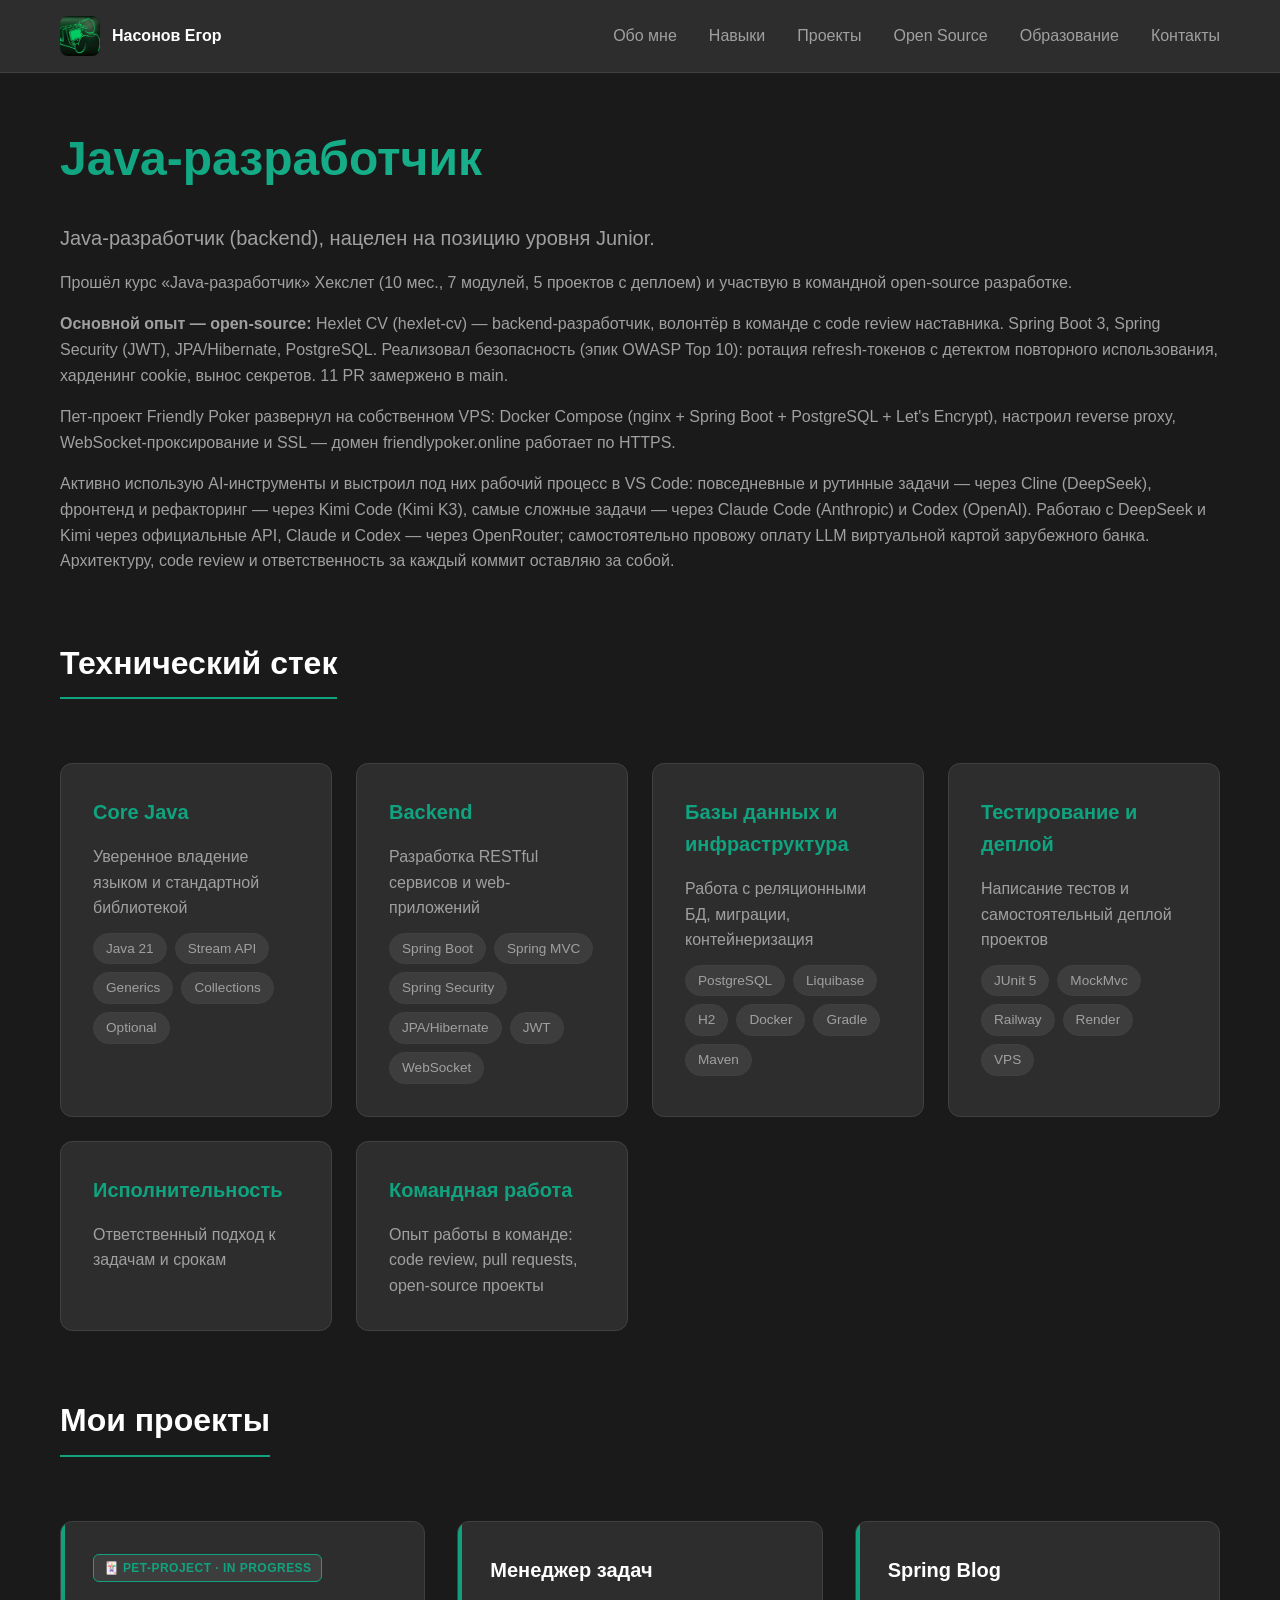
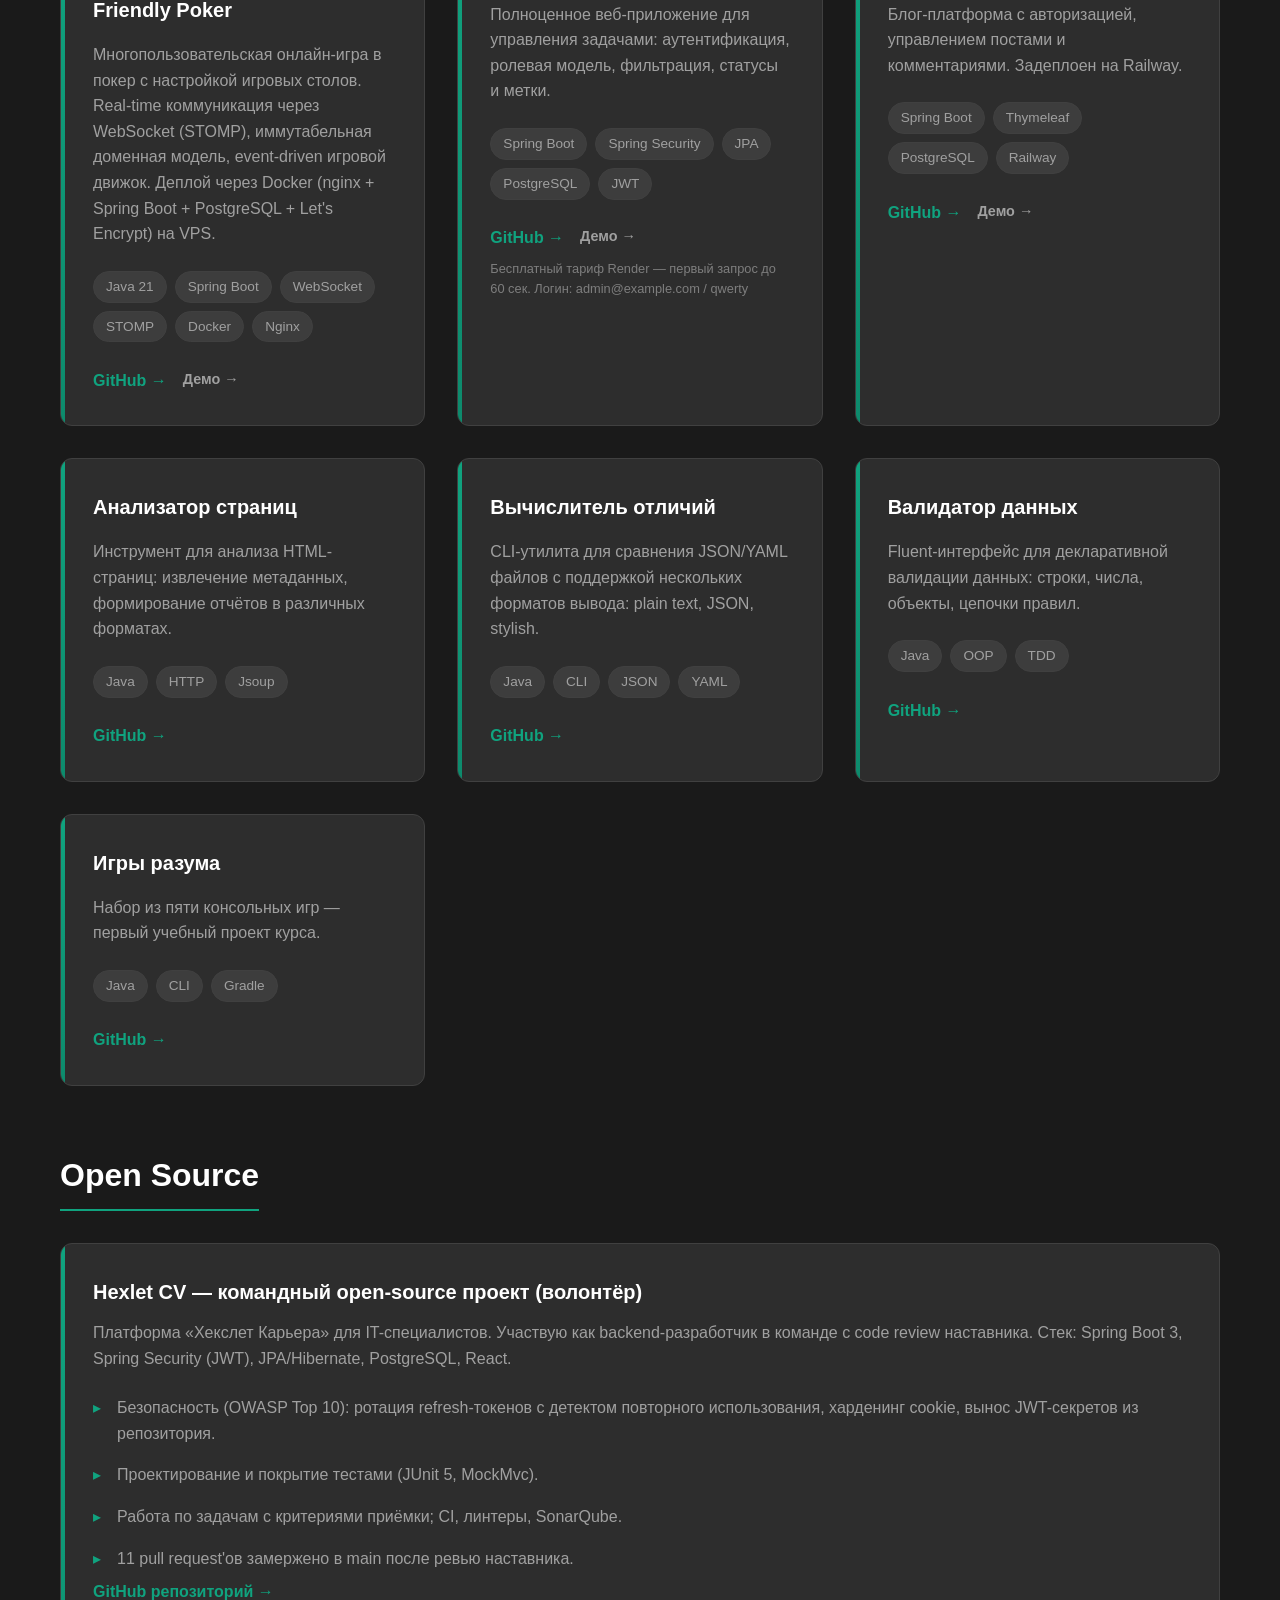
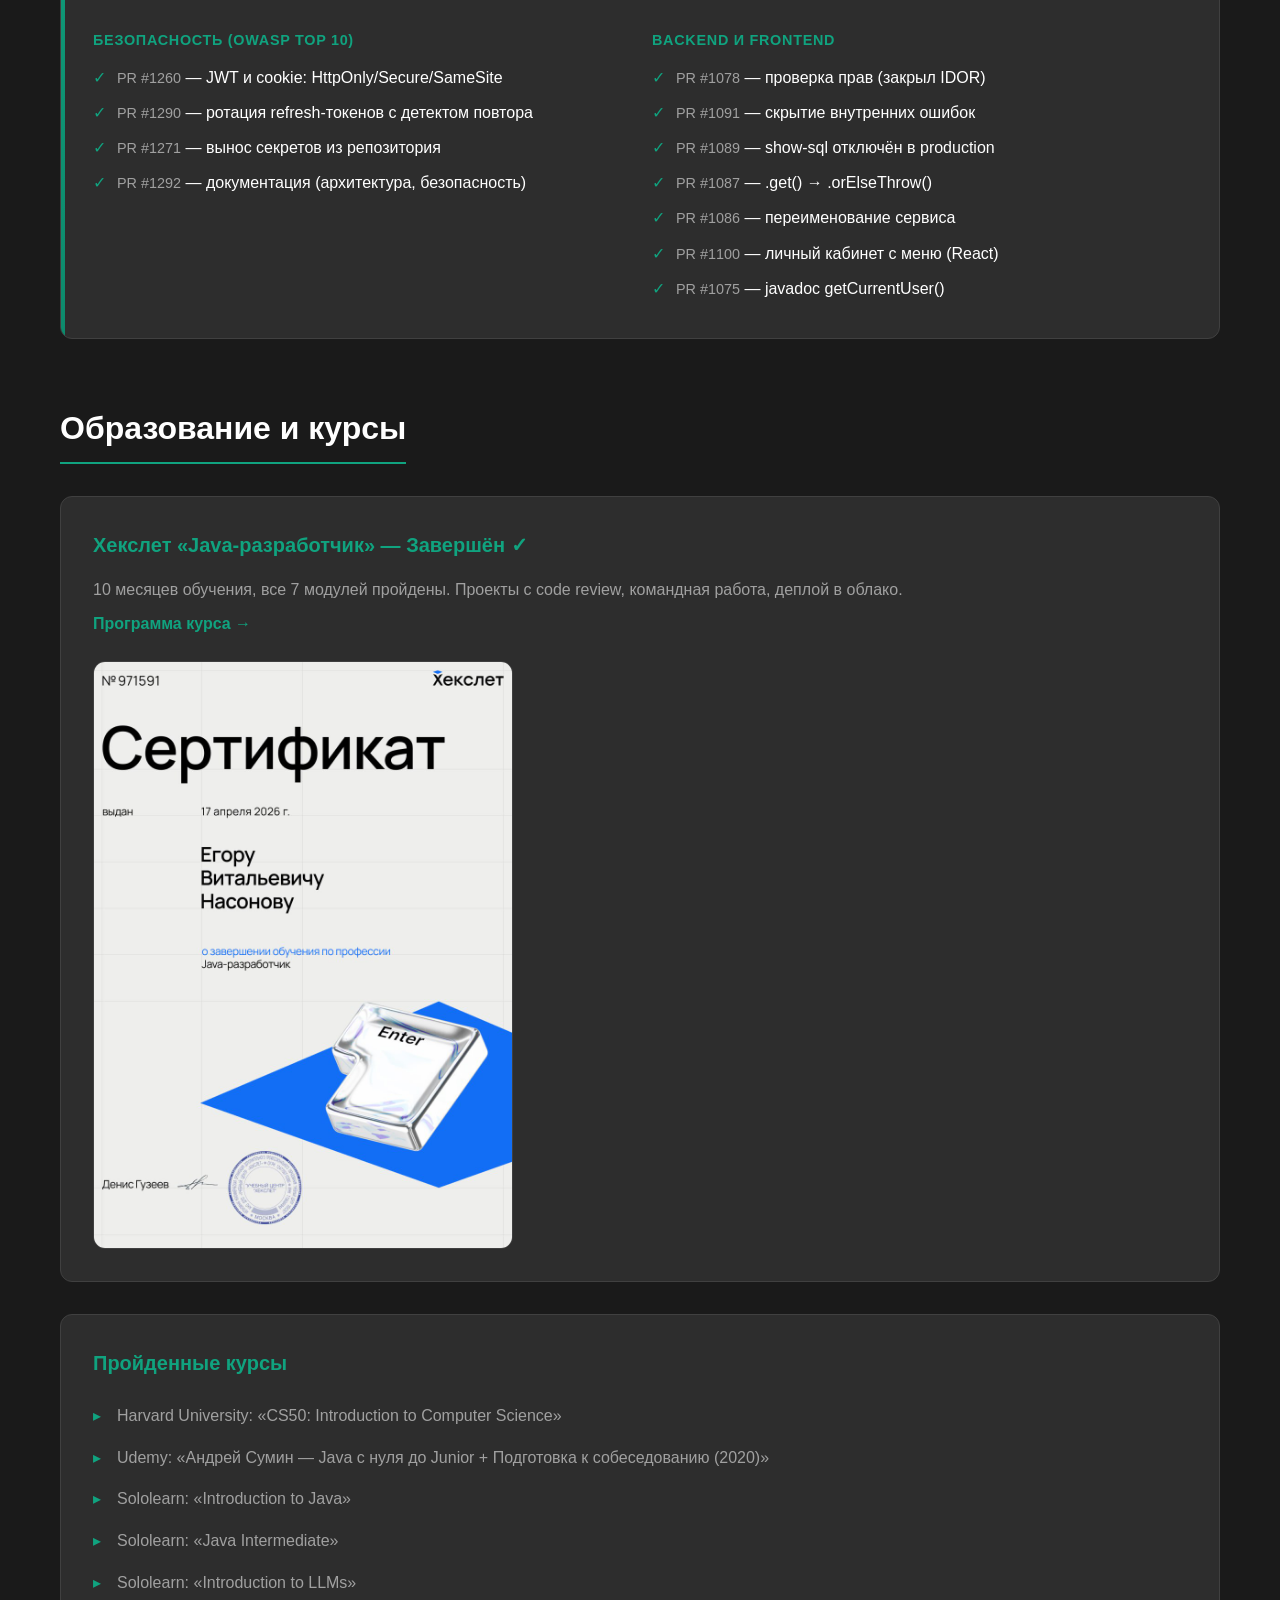
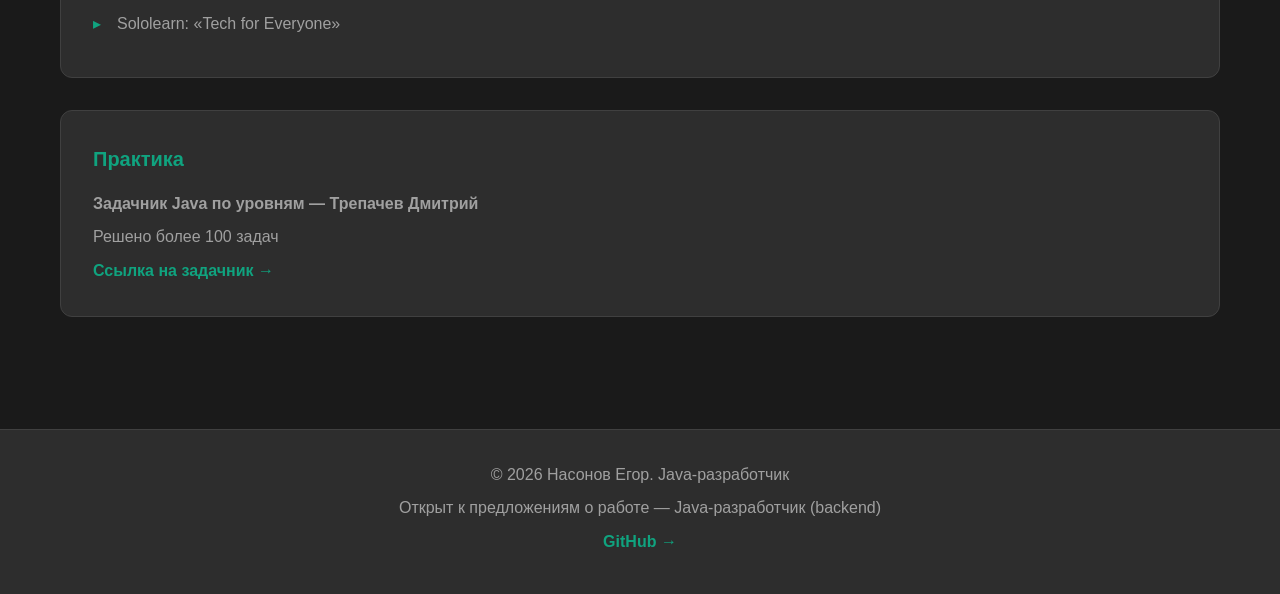
<file: index.html>
<!DOCTYPE html>
<html lang="ru">
<head>
    <meta charset="UTF-8">
    <meta name="viewport" content="width=device-width, initial-scale=1.0">
    <title>Java-разработчик | Насонов Егор</title>
    <link rel="stylesheet" href="main.css">
    <style>
        /* Дополнительные стили для новых секций */

        .tech-stack {
            display: flex;
            flex-wrap: wrap;
            gap: 0.5rem;
            margin-top: 0.75rem;
        }

        .tech-tag {
            background-color: var(--bg-tertiary);
            color: var(--text-secondary);
            padding: 0.25rem 0.75rem;
            border-radius: 20px;
            font-size: 0.85rem;
            border: 1px solid var(--border-color);
        }

        .project-links {
            display: flex;
            gap: 1rem;
            flex-wrap: wrap;
        }

        .project-link-demo {
            color: var(--text-secondary);
            text-decoration: none;
            font-weight: 600;
            font-size: 0.9rem;
            transition: color 0.3s ease;
        }

        .project-link-demo:hover {
            color: var(--text-primary);
        }

        .project-note {
            font-size: 0.8rem !important;
            color: var(--text-secondary);
            opacity: 0.7;
            margin-top: 0.5rem !important;
            margin-bottom: 0 !important;
        }

        .oss-card {
            background-color: var(--bg-secondary);
            padding: 2rem;
            border-radius: 12px;
            border: 1px solid var(--border-color);
            transition: all 0.3s ease;
            position: relative;
            overflow: hidden;
        }

        .oss-card::before {
            content: '';
            position: absolute;
            top: 0;
            left: 0;
            width: 4px;
            height: 100%;
            background: linear-gradient(to bottom, var(--accent-primary), var(--accent-secondary));
            transition: width 0.3s ease;
        }

        .oss-card:hover {
            transform: translateY(-5px);
            box-shadow: var(--shadow);
        }

        .oss-card:hover::before {
            width: 8px;
        }

        .oss-card h3 {
            color: var(--text-primary);
            margin-bottom: 0.75rem;
            font-size: 1.25rem;
        }

        .oss-card > p {
            color: var(--text-secondary);
            margin-bottom: 1rem;
        }

        .oss-pr-grid {
            display: grid;
            grid-template-columns: 1fr 1fr;
            gap: 1.5rem;
            margin-top: 1.5rem;
        }

        @media (max-width: 480px) {
            .oss-pr-grid { grid-template-columns: 1fr; }
        }

        .oss-pr-group h4 {
            color: var(--accent-primary);
            font-size: 0.9rem;
            margin-bottom: 0.5rem;
            text-transform: uppercase;
            letter-spacing: 0.05em;
        }

        .pr-list {
            list-style: none;
        }

        .pr-list li {
            padding: 0.3rem 0;
            position: relative;
            padding-left: 1.5rem;
        }

        .pr-list li::before {
            content: '▸';
            color: var(--accent-primary);
            position: absolute;
            left: 0;
        }

        .pr-list li.merged::before {
            content: '✓';
        }

        .pr-list a {
            color: var(--text-secondary);
            text-decoration: none;
            font-size: 0.9rem;
            transition: color 0.3s ease;
        }

        .pr-list a:hover {
            color: var(--accent-primary);
        }

        .certificate-wrap {
            margin-top: 1.5rem;
            border-radius: 12px;
            overflow: hidden;
            border: 1px solid var(--border-color);
            max-width: 420px;
            transition: box-shadow 0.3s ease;
        }

        .certificate-wrap:hover {
            box-shadow: 0 8px 24px rgba(0,0,0,0.4);
        }

        .certificate-wrap img {
            width: 100%;
            display: block;
        }

        .project-badge {
            display: inline-block;
            background-color: var(--bg-tertiary);
            color: var(--accent-primary);
            font-size: 0.75rem;
            font-weight: 600;
            padding: 0.2rem 0.6rem;
            border-radius: 6px;
            border: 1px solid var(--accent-primary);
            margin-bottom: 0.75rem;
            letter-spacing: 0.04em;
            text-transform: uppercase;
        }
    </style>
</head>
<body>
    <header class="header">
        <div class="container">
            <div class="header-content">
                <div class="logo">
                    <img src="fallout-4-vault-boy.jpg" alt="Логотип" class="logo-img">
                    <span class="logo-text">Насонов Егор</span>
                </div>
                <nav class="nav">
                    <ul class="nav-list">
                        <li><a href="#about" class="nav-link">Обо мне</a></li>
                        <li><a href="#skills" class="nav-link">Навыки</a></li>
                        <li><a href="#projects" class="nav-link">Проекты</a></li>
                        <li><a href="#oss" class="nav-link">Open Source</a></li>
                        <li><a href="#education" class="nav-link">Образование</a></li>
                        <li><a href="#contact" class="nav-link">Контакты</a></li>
                    </ul>
                </nav>
            </div>
        </div>
    </header>

    <main class="main">
        <div class="container">

            <!-- Обо мне -->
            <section id="about" class="section">
                <h1 class="main-title">Java-разработчик</h1>
                <div class="about-content">
                    <div class="about-text">
                        <p class="lead">
                            Java-разработчик (backend), нацелен на позицию уровня Junior.
                        </p>
                        <p>
                            Прошёл курс «Java-разработчик» Хекслет (10 мес., 7 модулей, 5 проектов с деплоем)
                            и участвую в командной open-source разработке.
                        </p>
                        <p>
                            <strong>Основной опыт — open-source:</strong> Hexlet CV (hexlet-cv) — backend-разработчик,
                            волонтёр в команде с code review наставника. Spring Boot 3, Spring Security (JWT),
                            JPA/Hibernate, PostgreSQL. Реализовал безопасность (эпик OWASP Top 10): ротация
                            refresh-токенов с детектом повторного использования, харденинг cookie, вынос секретов.
                            11 PR замержено в main.
                        </p>
                        <p>
                            Пет-проект Friendly Poker развернул на собственном VPS: Docker Compose (nginx + Spring Boot +
                            PostgreSQL + Let's Encrypt), настроил reverse proxy, WebSocket-проксирование и SSL — домен
                            friendlypoker.online работает по HTTPS.
                        </p>
                        <p>
                            Активно использую AI-инструменты и выстроил под них рабочий процесс в VS Code:
                            повседневные и рутинные задачи — через Cline (DeepSeek), фронтенд и рефакторинг — через
                            Kimi Code (Kimi K3), самые сложные задачи — через Claude Code (Anthropic) и Codex (OpenAI).
                            Работаю с DeepSeek и Kimi через официальные API, Claude и Codex — через OpenRouter;
                            самостоятельно провожу оплату LLM виртуальной картой зарубежного банка. Архитектуру, code review
                            и ответственность за каждый коммит оставляю за собой.
                        </p>
                    </div>
                </div>
            </section>

            <!-- Навыки -->
            <section id="skills" class="section">
                <h2>Технический стек</h2>
                <div class="skills-grid">
                    <div class="skill-card">
                        <h3>Core Java</h3>
                        <p>Уверенное владение языком и стандартной библиотекой</p>
                        <div class="tech-stack">
                            <span class="tech-tag">Java 21</span>
                            <span class="tech-tag">Stream API</span>
                            <span class="tech-tag">Generics</span>
                            <span class="tech-tag">Collections</span>
                            <span class="tech-tag">Optional</span>
                        </div>
                    </div>
                    <div class="skill-card">
                        <h3>Backend</h3>
                        <p>Разработка RESTful сервисов и web-приложений</p>
                        <div class="tech-stack">
                            <span class="tech-tag">Spring Boot</span>
                            <span class="tech-tag">Spring MVC</span>
                            <span class="tech-tag">Spring Security</span>
                            <span class="tech-tag">JPA/Hibernate</span>
                            <span class="tech-tag">JWT</span>
                            <span class="tech-tag">WebSocket</span>
                        </div>
                    </div>
                    <div class="skill-card">
                        <h3>Базы данных и инфраструктура</h3>
                        <p>Работа с реляционными БД, миграции, контейнеризация</p>
                        <div class="tech-stack">
                            <span class="tech-tag">PostgreSQL</span>
                            <span class="tech-tag">Liquibase</span>
                            <span class="tech-tag">H2</span>
                            <span class="tech-tag">Docker</span>
                            <span class="tech-tag">Gradle</span>
                            <span class="tech-tag">Maven</span>
                        </div>
                    </div>
                    <div class="skill-card">
                        <h3>Тестирование и деплой</h3>
                        <p>Написание тестов и самостоятельный деплой проектов</p>
                        <div class="tech-stack">
                            <span class="tech-tag">JUnit 5</span>
                            <span class="tech-tag">MockMvc</span>
                            <span class="tech-tag">Railway</span>
                            <span class="tech-tag">Render</span>
                            <span class="tech-tag">VPS</span>
                        </div>
                    </div>
                    <div class="skill-card">
                        <h3>Исполнительность</h3>
                        <p>Ответственный подход к задачам и срокам</p>
                    </div>
                    <div class="skill-card">
                        <h3>Командная работа</h3>
                        <p>Опыт работы в команде: code review, pull requests, open-source проекты</p>
                    </div>
                </div>
            </section>

            <!-- Проекты -->
            <section id="projects" class="section">
                <h2>Мои проекты</h2>
                <div class="projects-grid">

                    <div class="project-card">
                        <div class="project-badge">🃏 Pet-project · In progress</div>
                        <h3>Friendly Poker</h3>
                        <p>Многопользовательская онлайн-игра в покер с настройкой игровых столов. Real-time коммуникация через WebSocket (STOMP), иммутабельная доменная модель, event-driven игровой движок. Деплой через Docker (nginx + Spring Boot + PostgreSQL + Let's Encrypt) на VPS.</p>
                        <div class="tech-stack">
                            <span class="tech-tag">Java 21</span>
                            <span class="tech-tag">Spring Boot</span>
                            <span class="tech-tag">WebSocket</span>
                            <span class="tech-tag">STOMP</span>
                            <span class="tech-tag">Docker</span>
                            <span class="tech-tag">Nginx</span>
                        </div>
                        <br>
                        <div class="project-links">
                            <a href="https://github.com/Textile86/friendlypoker" class="project-link" target="_blank">GitHub →</a>
                            <a href="https://friendlypoker.online" class="project-link-demo" target="_blank">Демо →</a>
                        </div>
                    </div>

                    <div class="project-card">
                        <h3>Менеджер задач</h3>
                        <p>Полноценное веб-приложение для управления задачами: аутентификация, ролевая модель, фильтрация, статусы и метки.</p>
                        <div class="tech-stack">
                            <span class="tech-tag">Spring Boot</span>
                            <span class="tech-tag">Spring Security</span>
                            <span class="tech-tag">JPA</span>
                            <span class="tech-tag">PostgreSQL</span>
                            <span class="tech-tag">JWT</span>
                        </div>
                        <br>
                        <div class="project-links">
                            <a href="https://github.com/Textile86/java-project-99" class="project-link" target="_blank">GitHub →</a>
                            <a href="https://java-project-99-0dzq.onrender.com/#/login" class="project-link-demo" target="_blank">Демо →</a>
                        </div>
                        <p class="project-note">Бесплатный тариф Render — первый запрос до 60 сек. Логин: admin@example.com / qwerty</p>
                    </div>

                    <div class="project-card">
                        <h3>Spring Blog</h3>
                        <p>Блог-платформа с авторизацией, управлением постами и комментариями. Задеплоен на Railway.</p>
                        <div class="tech-stack">
                            <span class="tech-tag">Spring Boot</span>
                            <span class="tech-tag">Thymeleaf</span>
                            <span class="tech-tag">PostgreSQL</span>
                            <span class="tech-tag">Railway</span>
                        </div>
                        <br>
                        <div class="project-links">
                            <a href="https://github.com/Textile86/hexlet-spring-blog" class="project-link" target="_blank">GitHub →</a>
                            <a href="https://hexlet-spring-blog-production.up.railway.app/login.html" class="project-link-demo" target="_blank">Демо →</a>
                        </div>
                    </div>

                    <div class="project-card">
                        <h3>Анализатор страниц</h3>
                        <p>Инструмент для анализа HTML-страниц: извлечение метаданных, формирование отчётов в различных форматах.</p>
                        <div class="tech-stack">
                            <span class="tech-tag">Java</span>
                            <span class="tech-tag">HTTP</span>
                            <span class="tech-tag">Jsoup</span>
                        </div>
                        <br>
                        <a href="https://github.com/Textile86/java-project-72" class="project-link" target="_blank">GitHub →</a>
                    </div>

                    <div class="project-card">
                        <h3>Вычислитель отличий</h3>
                        <p>CLI-утилита для сравнения JSON/YAML файлов с поддержкой нескольких форматов вывода: plain text, JSON, stylish.</p>
                        <div class="tech-stack">
                            <span class="tech-tag">Java</span>
                            <span class="tech-tag">CLI</span>
                            <span class="tech-tag">JSON</span>
                            <span class="tech-tag">YAML</span>
                        </div>
                        <br>
                        <a href="https://github.com/Textile86/java-project-71" class="project-link" target="_blank">GitHub →</a>
                    </div>

                    <div class="project-card">
                        <h3>Валидатор данных</h3>
                        <p>Fluent-интерфейс для декларативной валидации данных: строки, числа, объекты, цепочки правил.</p>
                        <div class="tech-stack">
                            <span class="tech-tag">Java</span>
                            <span class="tech-tag">OOP</span>
                            <span class="tech-tag">TDD</span>
                        </div>
                        <br>
                        <a href="https://github.com/Textile86/java-project-78" class="project-link" target="_blank">GitHub →</a>
                    </div>

                    <div class="project-card">
                        <h3>Игры разума</h3>
                        <p>Набор из пяти консольных игр — первый учебный проект курса.</p>
                        <div class="tech-stack">
                            <span class="tech-tag">Java</span>
                            <span class="tech-tag">CLI</span>
                            <span class="tech-tag">Gradle</span>
                        </div>
                        <br>
                        <a href="https://github.com/Textile86/java-project-61" class="project-link" target="_blank">GitHub →</a>
                    </div>

                </div>
            </section>

            <!-- Open Source -->
            <section id="oss" class="section">
                <h2>Open Source</h2>
                <div class="oss-card">
                    <h3>Hexlet CV — командный open-source проект (волонтёр)</h3>
                    <p>Платформа «Хекслет Карьера» для IT-специалистов. Участвую как backend-разработчик в команде с code review наставника. Стек: Spring Boot 3, Spring Security (JWT), JPA/Hibernate, PostgreSQL, React.</p>
                    <ul class="courses-list">
                        <li>Безопасность (OWASP Top 10): ротация refresh-токенов с детектом повторного использования, харденинг cookie, вынос JWT-секретов из репозитория.</li>
                        <li>Проектирование и покрытие тестами (JUnit 5, MockMvc).</li>
                        <li>Работа по задачам с критериями приёмки; CI, линтеры, SonarQube.</li>
                        <li>11 pull request'ов замержено в main после ревью наставника.</li>
                    </ul>
                    <a href="https://github.com/hexlet-volunteers/hexlet-cv" class="project-link" target="_blank">GitHub репозиторий →</a>
                    <div class="oss-pr-grid">
                        <div class="oss-pr-group">
                            <h4>Безопасность (OWASP Top 10)</h4>
                            <ul class="pr-list">
                                <li class="merged"><a href="https://github.com/hexlet-volunteers/hexlet-cv/pull/1260" target="_blank">PR #1260</a> — JWT и cookie: HttpOnly/Secure/SameSite</li>
                                <li class="merged"><a href="https://github.com/hexlet-volunteers/hexlet-cv/pull/1290" target="_blank">PR #1290</a> — ротация refresh-токенов с детектом повтора</li>
                                <li class="merged"><a href="https://github.com/hexlet-volunteers/hexlet-cv/pull/1271" target="_blank">PR #1271</a> — вынос секретов из репозитория</li>
                                <li class="merged"><a href="https://github.com/hexlet-volunteers/hexlet-cv/pull/1292" target="_blank">PR #1292</a> — документация (архитектура, безопасность)</li>
                            </ul>
                        </div>
                        <div class="oss-pr-group">
                            <h4>Backend и Frontend</h4>
                            <ul class="pr-list">
                                <li class="merged"><a href="https://github.com/hexlet-volunteers/hexlet-cv/pull/1078" target="_blank">PR #1078</a> — проверка прав (закрыл IDOR)</li>
                                <li class="merged"><a href="https://github.com/hexlet-volunteers/hexlet-cv/pull/1091" target="_blank">PR #1091</a> — скрытие внутренних ошибок</li>
                                <li class="merged"><a href="https://github.com/hexlet-volunteers/hexlet-cv/pull/1089" target="_blank">PR #1089</a> — show-sql отключён в production</li>
                                <li class="merged"><a href="https://github.com/hexlet-volunteers/hexlet-cv/pull/1087" target="_blank">PR #1087</a> — .get() → .orElseThrow()</li>
                                <li class="merged"><a href="https://github.com/hexlet-volunteers/hexlet-cv/pull/1086" target="_blank">PR #1086</a> — переименование сервиса</li>
                                <li class="merged"><a href="https://github.com/hexlet-volunteers/hexlet-cv/pull/1100" target="_blank">PR #1100</a> — личный кабинет с меню (React)</li>
                                <li class="merged"><a href="https://github.com/hexlet-volunteers/hexlet-cv/pull/1075" target="_blank">PR #1075</a> — javadoc getCurrentUser()</li>
                            </ul>
                        </div>
                    </div>
                </div>
            </section>

            <!-- Образование -->
            <section id="education" class="section">
                <h2>Образование и курсы</h2>
                <div class="education-content">

                    <div class="education-item">
                        <h3>Хекслет «Java-разработчик» — Завершён ✓</h3>
                        <p>10 месяцев обучения, все 7 модулей пройдены. Проекты с code review, командная работа, деплой в облако.</p>
                        <p><a href="https://ru.hexlet.io/programs/java" class="link" target="_blank">Программа курса →</a></p>
                        <div class="certificate-wrap">
                            <img src="hexlet-java-certificate.jpg" alt="Сертификат Хекслет Java-разработчик — Насонов Егор Витальевич">
                        </div>
                    </div>

                    <div class="education-item">
                        <h3>Пройденные курсы</h3>
                        <ul class="courses-list">
                            <li>Harvard University: «CS50: Introduction to Computer Science»</li>
                            <li>Udemy: «Андрей Сумин — Java с нуля до Junior + Подготовка к собеседованию (2020)»</li>
                            <li>Sololearn: «Introduction to Java»</li>
                            <li>Sololearn: «Java Intermediate»</li>
                            <li>Sololearn: «Introduction to LLMs»</li>
                            <li>Sololearn: «Tech for Everyone»</li>
                        </ul>
                    </div>

                    <div class="education-item">
                        <h3>Практика</h3>
                        <p><strong>Задачник Java по уровням — Трепачев Дмитрий</strong></p>
                        <p>Решено более 100 задач</p>
                        <a href="https://code.mu/ru/java/tasker/stager/" class="link" target="_blank">Ссылка на задачник →</a>
                    </div>

                </div>
            </section>

        </div>
    </main>

    <footer id="contact" class="footer">
        <div class="container">
            <div class="footer-content">
                <p>&copy; 2026 Насонов Егор. Java-разработчик</p>
                <p>Открыт к предложениям о работе — Java-разработчик (backend)</p>
                <p><a href="https://github.com/Textile86" class="link" target="_blank">GitHub →</a></p>
            </div>
        </div>
    </footer>
</body>
</html>
</file>
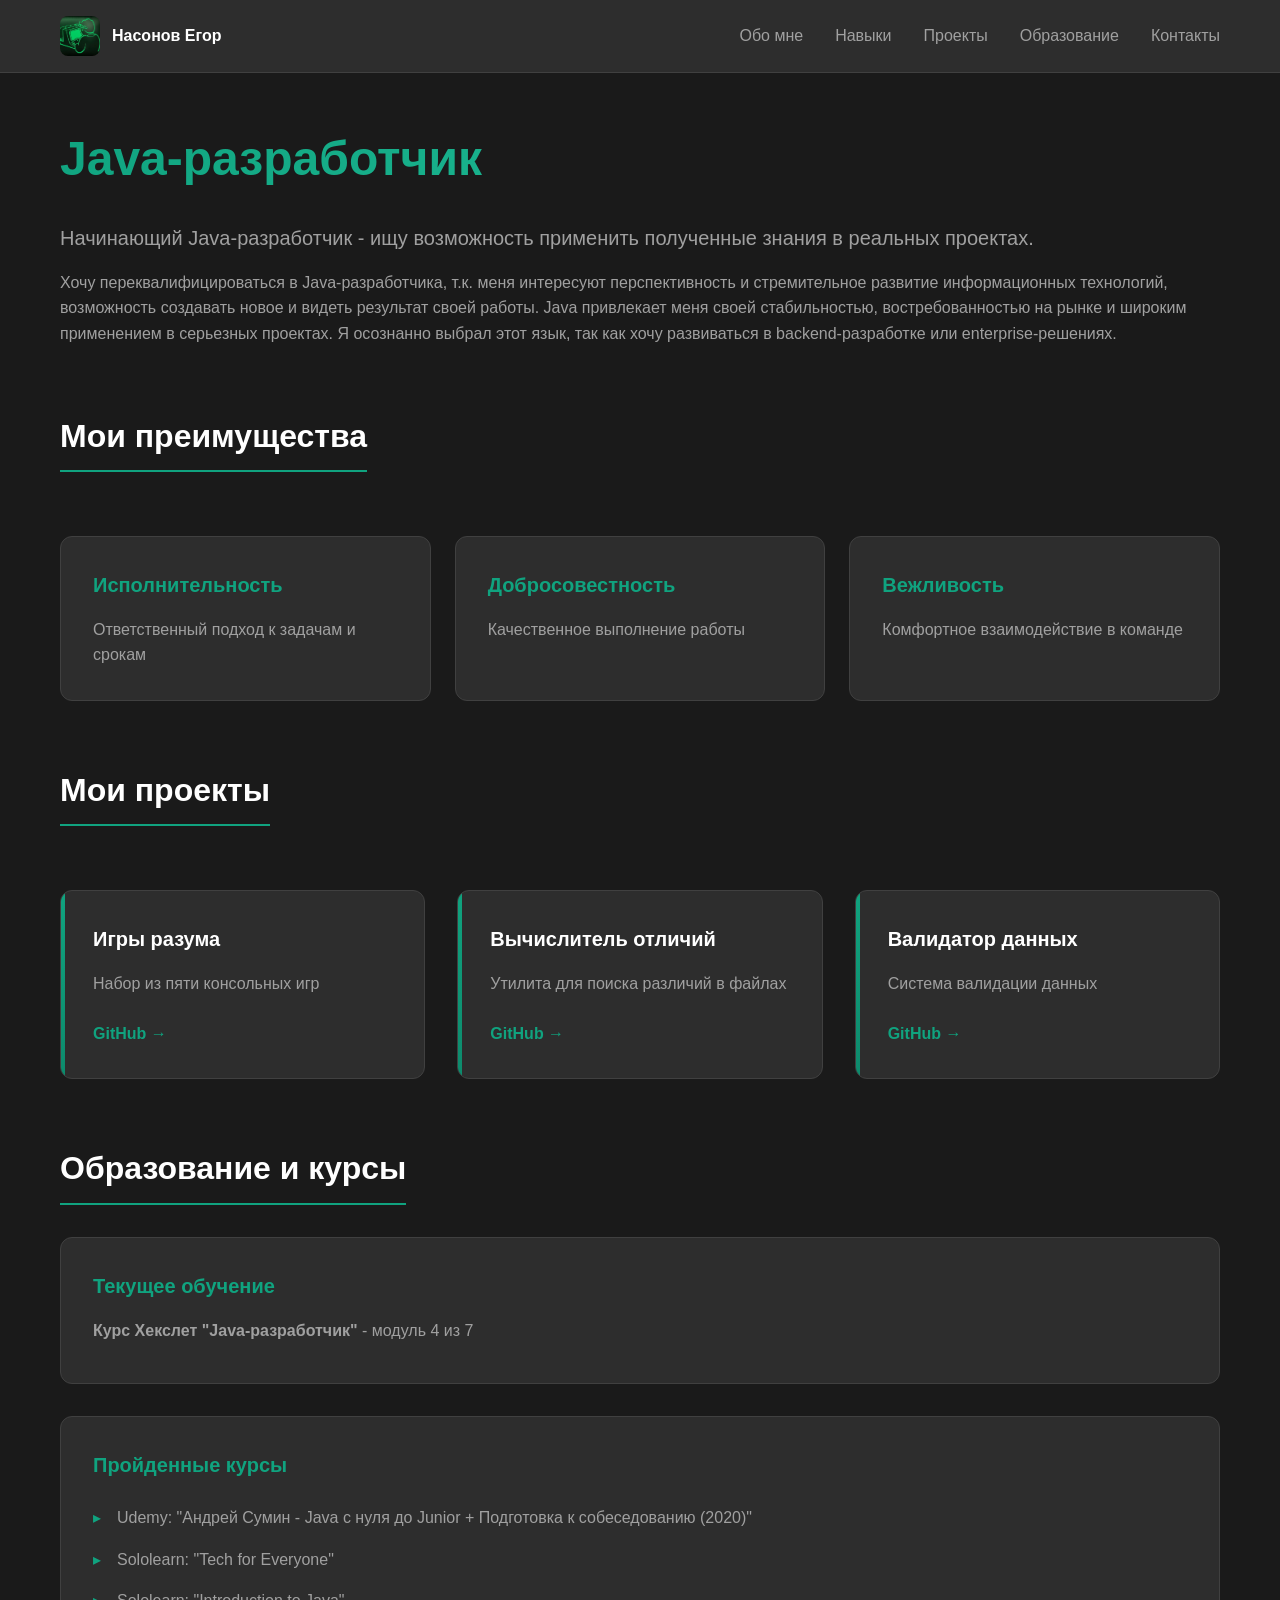
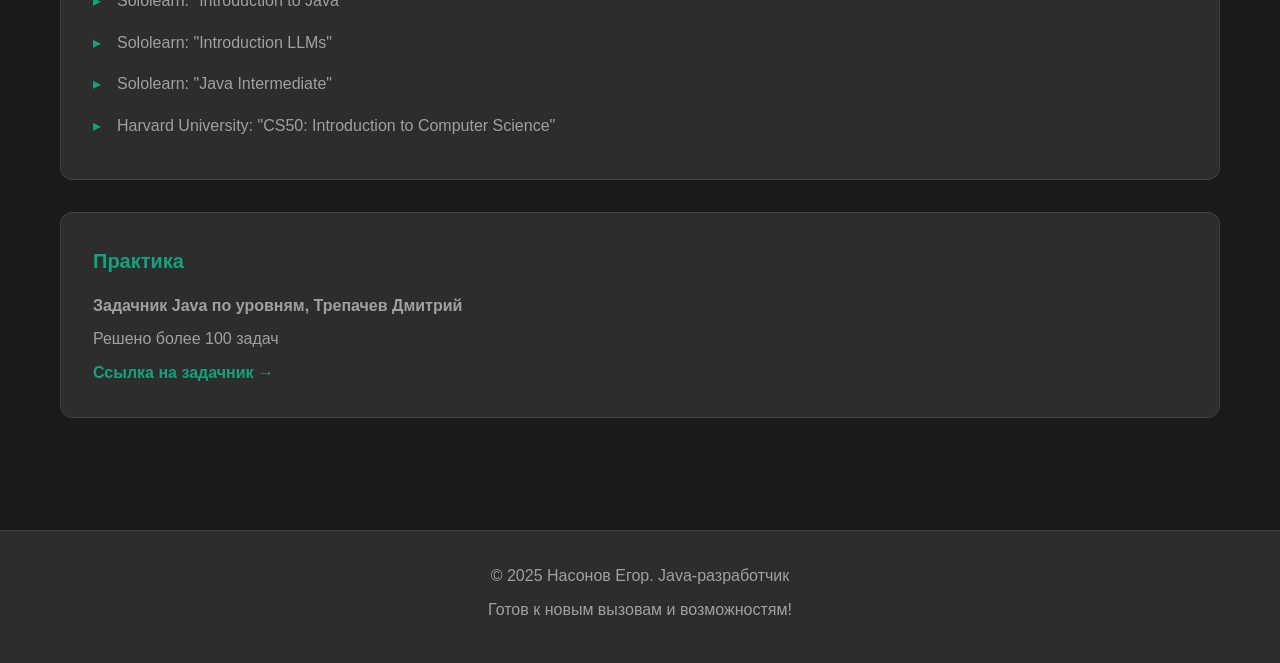
<file: resume.html>
<!DOCTYPE html>
<html lang="ru">
<head>
    <meta charset="UTF-8">
    <meta name="viewport" content="width=device-width, initial-scale=1.0">
    <title>Java-разработчик | Насонов Егор</title>
    <link rel="stylesheet" href="resumemain.css">
</head>
<body>
    <header class="header">
        <div class="container">
            <div class="header-content">
                <div class="logo">
                    <img src="fallout-4-vault-boy.jpg" alt="Логотип" class="logo-img">
                    <span class="logo-text">Насонов Егор</span>
                </div>
                <nav class="nav">
                    <ul class="nav-list">
                        <li><a href="#about" class="nav-link">Обо мне</a></li>
                        <li><a href="#skills" class="nav-link">Навыки</a></li>
                        <li><a href="#projects" class="nav-link">Проекты</a></li>
                        <li><a href="#education" class="nav-link">Образование</a></li>
                        <li><a href="#contact" class="nav-link">Контакты</a></li>
                    </ul>
                </nav>
            </div>
        </div>
    </header>

    <main class="main">
        <div class="container">
            <section id="about" class="section">
                <h1 class="main-title">Java-разработчик</h1>
                <div class="about-content">
                    <div class="about-text">
                        <p class="lead">
                            Начинающий Java-разработчик - ищу возможность применить полученные знания в 
                            реальных проектах.
                        </p>
                        <p>
                            Хочу переквалифицироваться в Java-разработчика, т.к. меня 
                            интересуют перспективность и стремительное развитие информационных технологий, 
                            возможность создавать новое и видеть результат своей работы. Java привлекает меня 
                            своей стабильностью, востребованностью на рынке и широким применением в серьезных 
                            проектах. Я осознанно выбрал этот язык, так как хочу развиваться в backend-разработке 
                            или enterprise-решениях.
                        </p>
                    </div>
                </div>
            </section>

            <section id="skills" class="section">
                <h2>Мои преимущества</h2>
                <div class="skills-grid">
                    <div class="skill-card">
                        <h3>Исполнительность</h3>
                        <p>Ответственный подход к задачам и срокам</p>
                    </div>
                    <div class="skill-card">
                        <h3>Добросовестность</h3>
                        <p>Качественное выполнение работы</p>
                    </div>
                    <div class="skill-card">
                        <h3>Вежливость</h3>
                        <p>Комфортное взаимодействие в команде</p>
                    </div>
                </div>
            </section>

            <section id="projects" class="section">
                <h2>Мои проекты</h2>
                <div class="projects-grid">
                    <div class="project-card">
                        <h3>Игры разума</h3>
                        <p>Набор из пяти консольных игр</p>
                        <a href="https://github.com/Textile86/java-project-61" class="project-link" target="_blank">
                            GitHub →
                        </a>
                    </div>
                    <div class="project-card">
                        <h3>Вычислитель отличий</h3>
                        <p>Утилита для поиска различий в файлах</p>
                        <a href="https://github.com/Textile86/java-project-71" class="project-link" target="_blank">
                            GitHub →
                        </a>
                    </div>
                    <div class="project-card">
                        <h3>Валидатор данных</h3>
                        <p>Система валидации данных</p>
                        <a href="https://github.com/Textile86/java-project-78" class="project-link" target="_blank">
                            GitHub →
                        </a>
                    </div>
                </div>
            </section>

            <section id="education" class="section">
                <h2>Образование и курсы</h2>
                <div class="education-content">
                    <div class="education-item">
                        <h3>Текущее обучение</h3>
                        <p><strong>Курс Хекслет "Java-разработчик"</strong> - модуль 4 из 7</p>
                    </div>
                    <div class="education-item">
                        <h3>Пройденные курсы</h3>
                        <ul class="courses-list">
                            <li>Udemy: "Андрей Сумин - Java с нуля до Junior + Подготовка к собеседованию (2020)"</li>
                            <li>Sololearn: "Tech for Everyone"</li>
                            <li>Sololearn: "Introduction to Java"</li>
                            <li>Sololearn: "Introduction LLMs"</li>
                            <li>Sololearn: "Java Intermediate"</li>
                            <li>Harvard University: "CS50: Introduction to Computer Science"</li>
                        </ul>
                    </div>
                    <div class="education-item">
                        <h3>Практика</h3>
                        <p><strong>Задачник Java по уровням, Трепачев Дмитрий</strong></p>
                        <p>Решено более 100 задач</p>
                        <a href="https://code.mu/ru/java/tasker/stager/" class="link" target="_blank">Ссылка на задачник →</a>
                    </div>
                </div>
            </section>
        </div>
    </main>

    <footer id="contact" class="footer">
        <div class="container">
            <div class="footer-content">
                <p>&copy; 2025 Насонов Егор. Java-разработчик</p>
                <p>Готов к новым вызовам и возможностям!</p>
            </div>
        </div>
    </footer>
</body>
</html>
</file>
<file: main.css>
/* Reset and base styles */
* {
    margin: 0;
    padding: 0;
    box-sizing: border-box;
}

:root {
    --bg-primary: #1a1a1a;
    --bg-secondary: #2d2d2d;
    --bg-tertiary: #3d3d3d;
    --text-primary: #ffffff;
    --text-secondary: #a0a0a0;
    --accent-primary: #10a37f;
    --accent-secondary: #0d8a6c;
    --border-color: #404040;
    --shadow: 0 4px 6px rgba(0, 0, 0, 0.3);
}

body {
    font-family: -apple-system, BlinkMacSystemFont, 'Segoe UI', Roboto, Oxygen, Ubuntu, Cantarell, sans-serif;
    background-color: var(--bg-primary);
    color: var(--text-primary);
    line-height: 1.6;
    font-size: 16px;
}

.container {
    max-width: 1200px;
    margin: 0 auto;
    padding: 0 20px;
}

/* Header */
.header {
    background-color: var(--bg-secondary);
    border-bottom: 1px solid var(--border-color);
    position: sticky;
    top: 0;
    z-index: 1000;
    backdrop-filter: blur(10px);
}

.header-content {
    display: flex;
    justify-content: space-between;
    align-items: center;
    padding: 1rem 0;
}

.logo {
    display: flex;
    align-items: center;
    gap: 12px;
}

.logo-img {
    width: 40px;
    height: 40px;
    border-radius: 8px;
    object-fit: cover;
}

.logo-text {
    font-weight: 600;
    color: var(--text-primary);
}

.nav-list {
    display: flex;
    list-style: none;
    gap: 2rem;
}

.nav-link {
    color: var(--text-secondary);
    text-decoration: none;
    font-weight: 500;
    transition: color 0.3s ease;
    position: relative;
}

.nav-link:hover {
    color: var(--text-primary);
}

.nav-link::after {
    content: '';
    position: absolute;
    bottom: -5px;
    left: 0;
    width: 0;
    height: 2px;
    background-color: var(--accent-primary);
    transition: width 0.3s ease;
}

.nav-link:hover::after {
    width: 100%;
}

/* Main content */
.main {
    padding: 3rem 0;
}

.section {
    margin-bottom: 4rem;
}

.section h2 {
    font-size: 2rem;
    margin-bottom: 2rem;
    color: var(--text-primary);
    border-bottom: 2px solid var(--accent-primary);
    padding-bottom: 0.5rem;
    display: inline-block;
}

.main-title {
    font-size: 3rem;
    margin-bottom: 1.5rem;
    background: linear-gradient(135deg, var(--accent-primary), #25c7a1);
    -webkit-background-clip: text;
    -webkit-text-fill-color: transparent;
    background-clip: text;
}

.lead {
    font-size: 1.25rem;
    color: var(--text-secondary);
    margin-bottom: 1.5rem;
    font-weight: 500;
}

.about-text p {
    margin-bottom: 1rem;
    color: var(--text-secondary);
}

/* Skills grid */
.skills-grid {
    display: grid;
    grid-template-columns: repeat(auto-fit, minmax(250px, 1fr));
    gap: 1.5rem;
    margin-top: 2rem;
}

.skill-card {
    background-color: var(--bg-secondary);
    padding: 2rem;
    border-radius: 12px;
    border: 1px solid var(--border-color);
    transition: transform 0.3s ease, box-shadow 0.3s ease;
}

.skill-card:hover {
    transform: translateY(-5px);
    box-shadow: var(--shadow);
}

.skill-card h3 {
    color: var(--accent-primary);
    margin-bottom: 1rem;
    font-size: 1.25rem;
}

.skill-card p {
    color: var(--text-secondary);
}

/* Projects grid */
.projects-grid {
    display: grid;
    grid-template-columns: repeat(auto-fit, minmax(300px, 1fr));
    gap: 2rem;
    margin-top: 2rem;
}

.project-card {
    background-color: var(--bg-secondary);
    padding: 2rem;
    border-radius: 12px;
    border: 1px solid var(--border-color);
    transition: all 0.3s ease;
    position: relative;
    overflow: hidden;
}

.project-card::before {
    content: '';
    position: absolute;
    top: 0;
    left: 0;
    width: 4px;
    height: 100%;
    background: linear-gradient(to bottom, var(--accent-primary), var(--accent-secondary));
    transition: width 0.3s ease;
}

.project-card:hover {
    transform: translateY(-5px);
    box-shadow: var(--shadow);
}

.project-card:hover::before {
    width: 8px;
}

.project-card h3 {
    color: var(--text-primary);
    margin-bottom: 1rem;
    font-size: 1.25rem;
}

.project-card p {
    color: var(--text-secondary);
    margin-bottom: 1.5rem;
}

.project-link {
    color: var(--accent-primary);
    text-decoration: none;
    font-weight: 600;
    transition: color 0.3s ease;
}

.project-link:hover {
    color: var(--accent-secondary);
}

/* Education */
.education-content {
    display: flex;
    flex-direction: column;
    gap: 2rem;
}

.education-item {
    background-color: var(--bg-secondary);
    padding: 2rem;
    border-radius: 12px;
    border: 1px solid var(--border-color);
}

.education-item h3 {
    color: var(--accent-primary);
    margin-bottom: 1rem;
    font-size: 1.25rem;
}

.education-item p {
    color: var(--text-secondary);
    margin-bottom: 0.5rem;
}

.courses-list {
    list-style: none;
    color: var(--text-secondary);
}

.courses-list li {
    padding: 0.5rem 0;
    position: relative;
    padding-left: 1.5rem;
}

.courses-list li::before {
    content: '▸';
    color: var(--accent-primary);
    position: absolute;
    left: 0;
}

.link {
    color: var(--accent-primary);
    text-decoration: none;
    font-weight: 600;
    transition: color 0.3s ease;
}

.link:hover {
    color: var(--accent-secondary);
}

/* Footer */
.footer {
    background-color: var(--bg-secondary);
    border-top: 1px solid var(--border-color);
    padding: 2rem 0;
    text-align: center;
}

.footer-content p {
    color: var(--text-secondary);
    margin-bottom: 0.5rem;
}

/* Responsive design */
@media (max-width: 768px) {
    .header-content {
        flex-direction: column;
        gap: 1rem;
    }
    
    .nav-list {
        gap: 1rem;
    }
    
    .main-title {
        font-size: 2rem;
    }
    
    .skills-grid,
    .projects-grid {
        grid-template-columns: 1fr;
    }
    
    .section h2 {
        font-size: 1.5rem;
    }
}

@media (max-width: 480px) {
    .container {
        padding: 0 15px;
    }
    
    .skill-card,
    .project-card,
    .education-item {
        padding: 1.5rem;
    }
    
    .nav-list {
        flex-wrap: wrap;
        justify-content: center;
    }
}
</file>
<file: resumemain.css>
/* Reset and base styles */
* {
    margin: 0;
    padding: 0;
    box-sizing: border-box;
}

:root {
    --bg-primary: #1a1a1a;
    --bg-secondary: #2d2d2d;
    --bg-tertiary: #3d3d3d;
    --text-primary: #ffffff;
    --text-secondary: #a0a0a0;
    --accent-primary: #10a37f;
    --accent-secondary: #0d8a6c;
    --border-color: #404040;
    --shadow: 0 4px 6px rgba(0, 0, 0, 0.3);
}

body {
    font-family: -apple-system, BlinkMacSystemFont, 'Segoe UI', Roboto, Oxygen, Ubuntu, Cantarell, sans-serif;
    background-color: var(--bg-primary);
    color: var(--text-primary);
    line-height: 1.6;
    font-size: 16px;
}

.container {
    max-width: 1200px;
    margin: 0 auto;
    padding: 0 20px;
}

/* Header */
.header {
    background-color: var(--bg-secondary);
    border-bottom: 1px solid var(--border-color);
    position: sticky;
    top: 0;
    z-index: 1000;
    backdrop-filter: blur(10px);
}

.header-content {
    display: flex;
    justify-content: space-between;
    align-items: center;
    padding: 1rem 0;
}

.logo {
    display: flex;
    align-items: center;
    gap: 12px;
}

.logo-img {
    width: 40px;
    height: 40px;
    border-radius: 8px;
    object-fit: cover;
}

.logo-text {
    font-weight: 600;
    color: var(--text-primary);
}

.nav-list {
    display: flex;
    list-style: none;
    gap: 2rem;
}

.nav-link {
    color: var(--text-secondary);
    text-decoration: none;
    font-weight: 500;
    transition: color 0.3s ease;
    position: relative;
}

.nav-link:hover {
    color: var(--text-primary);
}

.nav-link::after {
    content: '';
    position: absolute;
    bottom: -5px;
    left: 0;
    width: 0;
    height: 2px;
    background-color: var(--accent-primary);
    transition: width 0.3s ease;
}

.nav-link:hover::after {
    width: 100%;
}

/* Main content */
.main {
    padding: 3rem 0;
}

.section {
    margin-bottom: 4rem;
}

.section h2 {
    font-size: 2rem;
    margin-bottom: 2rem;
    color: var(--text-primary);
    border-bottom: 2px solid var(--accent-primary);
    padding-bottom: 0.5rem;
    display: inline-block;
}

.main-title {
    font-size: 3rem;
    margin-bottom: 1.5rem;
    background: linear-gradient(135deg, var(--accent-primary), #25c7a1);
    -webkit-background-clip: text;
    -webkit-text-fill-color: transparent;
    background-clip: text;
}

.lead {
    font-size: 1.25rem;
    color: var(--text-secondary);
    margin-bottom: 1.5rem;
    font-weight: 500;
}

.about-text p {
    margin-bottom: 1rem;
    color: var(--text-secondary);
}

/* Skills grid */
.skills-grid {
    display: grid;
    grid-template-columns: repeat(auto-fit, minmax(250px, 1fr));
    gap: 1.5rem;
    margin-top: 2rem;
}

.skill-card {
    background-color: var(--bg-secondary);
    padding: 2rem;
    border-radius: 12px;
    border: 1px solid var(--border-color);
    transition: transform 0.3s ease, box-shadow 0.3s ease;
}

.skill-card:hover {
    transform: translateY(-5px);
    box-shadow: var(--shadow);
}

.skill-card h3 {
    color: var(--accent-primary);
    margin-bottom: 1rem;
    font-size: 1.25rem;
}

.skill-card p {
    color: var(--text-secondary);
}

/* Projects grid */
.projects-grid {
    display: grid;
    grid-template-columns: repeat(auto-fit, minmax(300px, 1fr));
    gap: 2rem;
    margin-top: 2rem;
}

.project-card {
    background-color: var(--bg-secondary);
    padding: 2rem;
    border-radius: 12px;
    border: 1px solid var(--border-color);
    transition: all 0.3s ease;
    position: relative;
    overflow: hidden;
}

.project-card::before {
    content: '';
    position: absolute;
    top: 0;
    left: 0;
    width: 4px;
    height: 100%;
    background: linear-gradient(to bottom, var(--accent-primary), var(--accent-secondary));
    transition: width 0.3s ease;
}

.project-card:hover {
    transform: translateY(-5px);
    box-shadow: var(--shadow);
}

.project-card:hover::before {
    width: 8px;
}

.project-card h3 {
    color: var(--text-primary);
    margin-bottom: 1rem;
    font-size: 1.25rem;
}

.project-card p {
    color: var(--text-secondary);
    margin-bottom: 1.5rem;
}

.project-link {
    color: var(--accent-primary);
    text-decoration: none;
    font-weight: 600;
    transition: color 0.3s ease;
}

.project-link:hover {
    color: var(--accent-secondary);
}

/* Education */
.education-content {
    display: flex;
    flex-direction: column;
    gap: 2rem;
}

.education-item {
    background-color: var(--bg-secondary);
    padding: 2rem;
    border-radius: 12px;
    border: 1px solid var(--border-color);
}

.education-item h3 {
    color: var(--accent-primary);
    margin-bottom: 1rem;
    font-size: 1.25rem;
}

.education-item p {
    color: var(--text-secondary);
    margin-bottom: 0.5rem;
}

.courses-list {
    list-style: none;
    color: var(--text-secondary);
}

.courses-list li {
    padding: 0.5rem 0;
    position: relative;
    padding-left: 1.5rem;
}

.courses-list li::before {
    content: '▸';
    color: var(--accent-primary);
    position: absolute;
    left: 0;
}

.link {
    color: var(--accent-primary);
    text-decoration: none;
    font-weight: 600;
    transition: color 0.3s ease;
}

.link:hover {
    color: var(--accent-secondary);
}

/* Footer */
.footer {
    background-color: var(--bg-secondary);
    border-top: 1px solid var(--border-color);
    padding: 2rem 0;
    text-align: center;
}

.footer-content p {
    color: var(--text-secondary);
    margin-bottom: 0.5rem;
}

/* Responsive design */
@media (max-width: 768px) {
    .header-content {
        flex-direction: column;
        gap: 1rem;
    }
    
    .nav-list {
        gap: 1rem;
    }
    
    .main-title {
        font-size: 2rem;
    }
    
    .skills-grid,
    .projects-grid {
        grid-template-columns: 1fr;
    }
    
    .section h2 {
        font-size: 1.5rem;
    }
}

@media (max-width: 480px) {
    .container {
        padding: 0 15px;
    }
    
    .skill-card,
    .project-card,
    .education-item {
        padding: 1.5rem;
    }
    
    .nav-list {
        flex-wrap: wrap;
        justify-content: center;
    }
}
</file>
